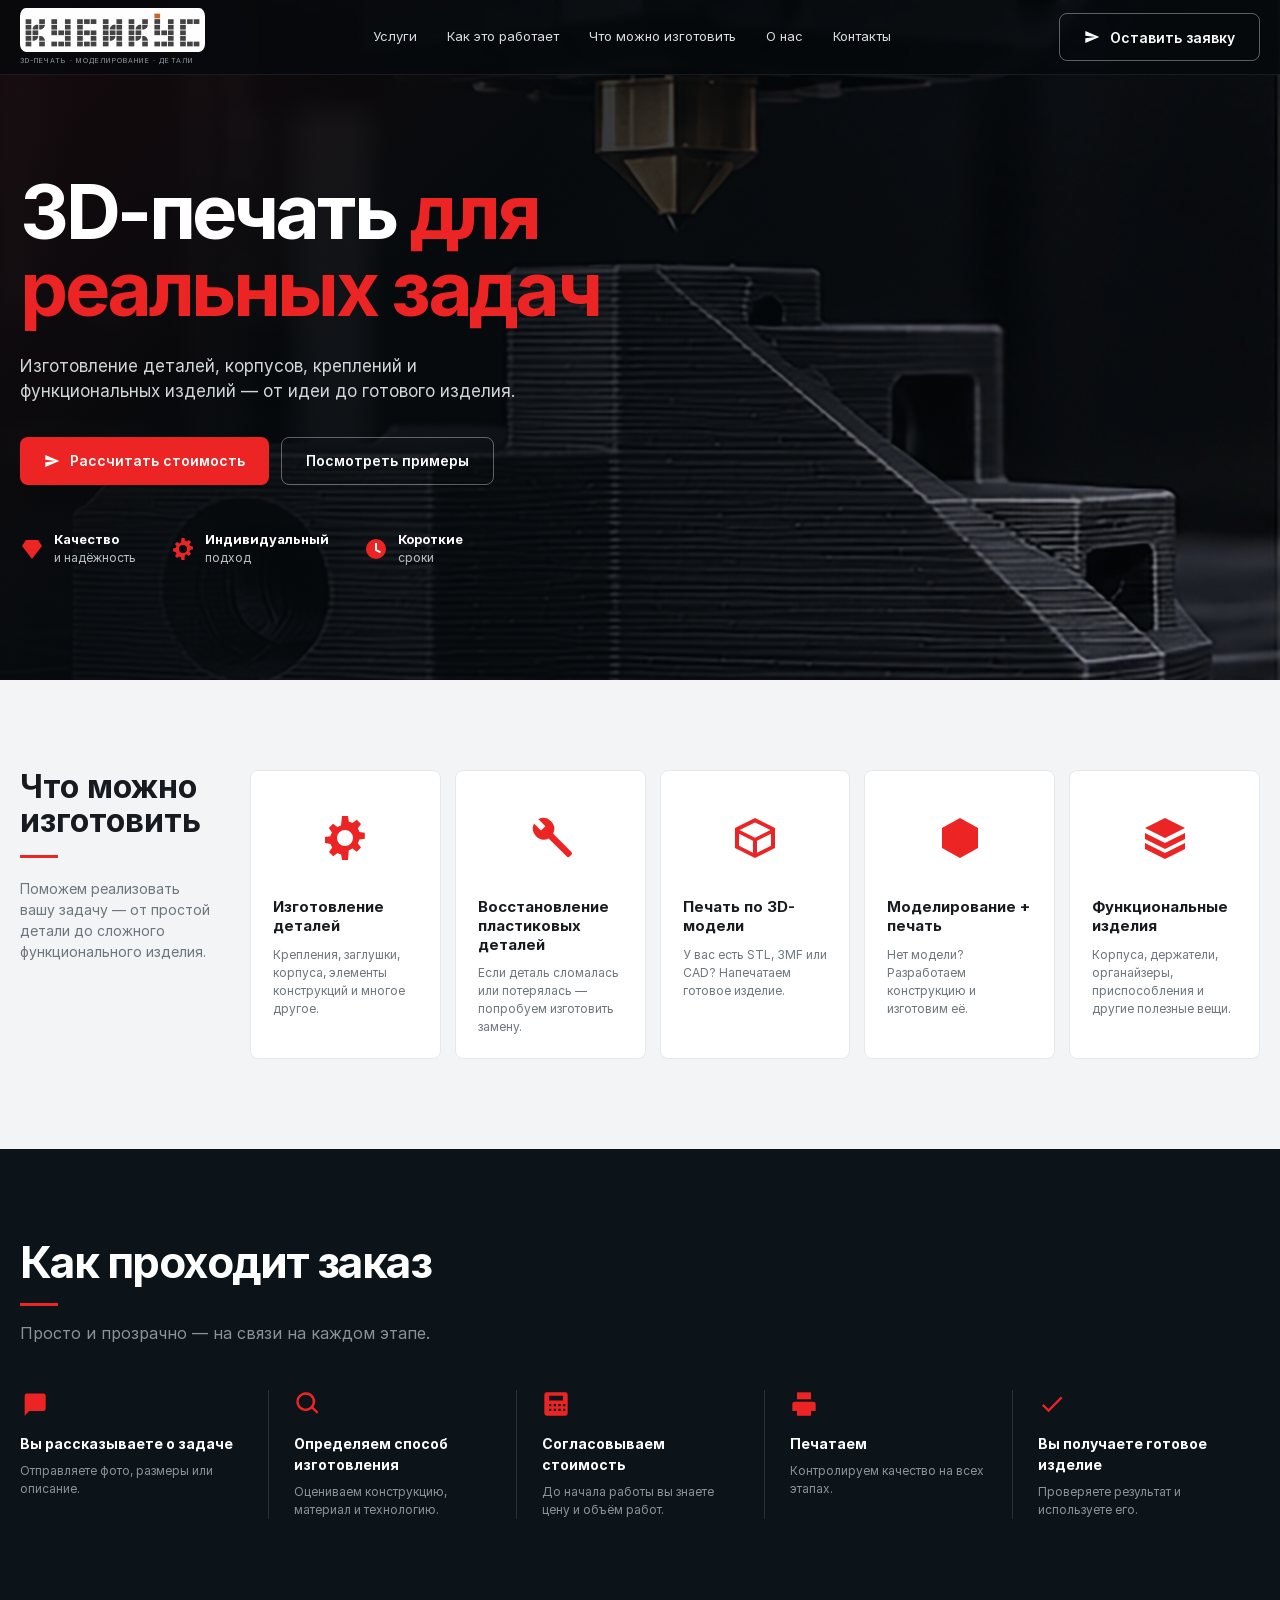
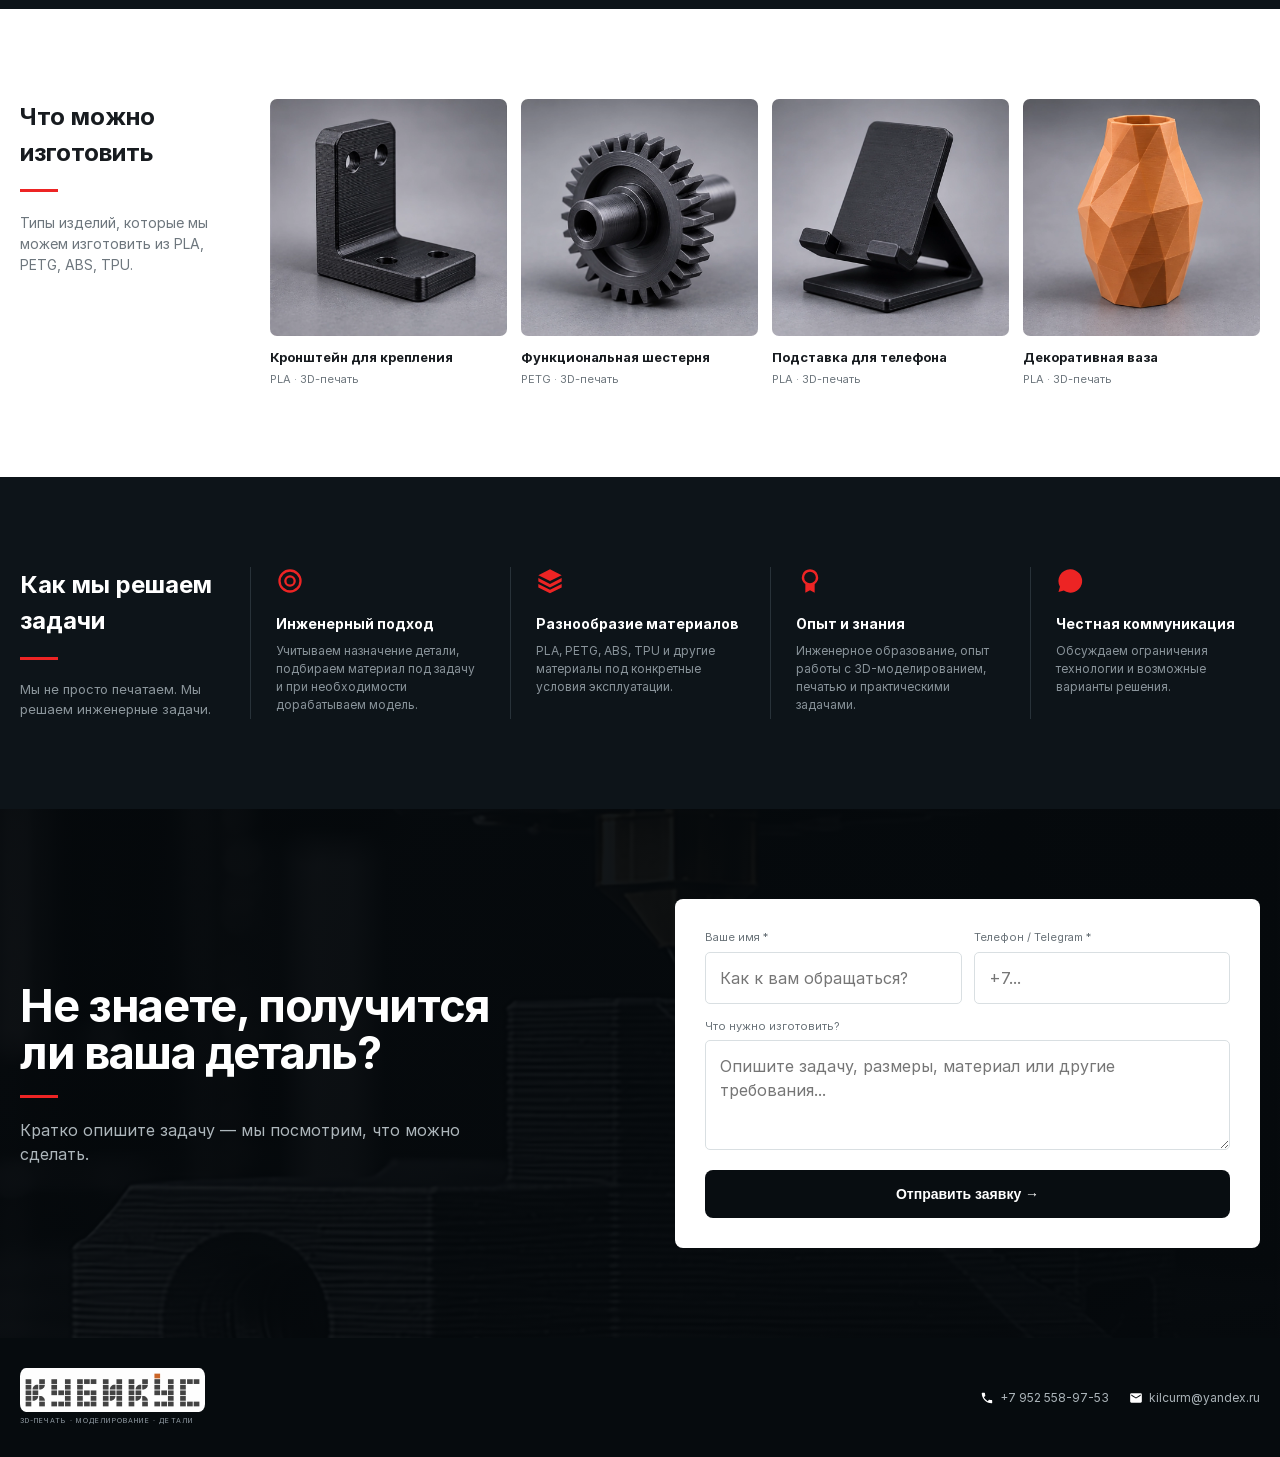
<file: index.html>
<!DOCTYPE html>
<html lang="ru">
<head>
    <meta charset="UTF-8">
    <meta name="viewport" content="width=device-width, initial-scale=1.0">
    

    <title>КУБИКУС — 3D-печать для реальных задач</title>

    <meta
    name="description"
    content="КУБИКУС — 3D-печать, изготовление деталей, восстановление пластиковых деталей, моделирование и функциональные изделия."
    >

    <!-- Open Graph (VK, Telegram) -->
    <meta property="og:type" content="website">
    <meta property="og:title" content="КУБИКУС — 3D-печать для реальных задач">
    <meta property="og:description" content="КУБИКУС — 3D-печать, изготовление деталей, восстановление пластиковых деталей, моделирование и функциональные изделия.">
    <meta property="og:url" content="https://kubicus.ru/">
    <meta property="og:locale" content="ru_RU">
    <meta property="og:image" content="https://kubicus.ru/assets/img/og-image.webp">
    <meta property="og:image:width" content="1200">
    <meta property="og:image:height" content="630">
    <meta property="og:image:alt" content="КУБИКУС — 3D-печать для реальных задач">

    <link rel="icon" type="image/svg+xml" href="/assets/img/favicon.svg">

    <link rel="stylesheet" href="/assets/css/base.css">
    <link rel="stylesheet" href="/assets/css/layout.css">
    <link rel="stylesheet" href="/assets/css/components.css">
    <link rel="stylesheet" href="/assets/css/pages.css">

</head>


<body>


<!-- =========================
        HEADER
========================= -->

<header class="site-header">

    <div class="container header-inner">

        <a href="#" class="logo">
            <img src="/assets/img/logo.svg" alt="КУБИКУС" class="logo-img">
            <span class="logo-subtitle">
                3D-ПЕЧАТЬ · МОДЕЛИРОВАНИЕ · ДЕТАЛИ
            </span>
        </a>

        <button
            class="nav-toggle"
            type="button"
            aria-label="Открыть меню"
            aria-expanded="false"
            aria-controls="mobile-menu"
        >
            <span class="nav-toggle__line"></span>
            <span class="nav-toggle__line"></span>
            <span class="nav-toggle__line"></span>
        </button>


        <nav>
            <a href="#services">Услуги</a>
            <a href="#process">Как это работает</a>
            <a href="#portfolio">Что можно изготовить</a>
            <a href="#advantages">О нас</a>
            <a href="#contact">Контакты</a>
        </nav>


        <a
            href="#contact"
            class="btn btn--outline header-button"
        >
            <svg class="btn-icon" aria-hidden="true"><use href="/assets/img/icons.svg#icon-send"></use></svg>
            Оставить заявку
        </a>

    </div>

</header>


<!-- =========================
        MOBILE MENU (burger, ≤1100px)
========================= -->

<div class="mobile-menu" id="mobile-menu" aria-hidden="true">

    <nav class="mobile-menu__nav">
        <a href="#services">Услуги</a>
        <a href="#process">Как это работает</a>
        <a href="#portfolio">Что можно изготовить</a>
        <a href="#advantages">О нас</a>
        <a href="#contact">Контакты</a>
    </nav>

</div>


<main>

<!-- =========================
        HERO
========================= -->

<section class="hero">

    <div class="container">

        <div class="hero-content">

            <h1>
                3D-печать
                <span>для реальных задач</span>
            </h1>


            <p class="hero-description">
                Изготовление деталей, корпусов, креплений
                и функциональных изделий —
                от идеи до готового изделия.
            </p>


            <div class="hero-buttons">

                <a
                    href="#contact"
                    class="btn btn--red"
                >
                    <svg class="btn-icon" aria-hidden="true"><use href="/assets/img/icons.svg#icon-send"></use></svg>
                    Рассчитать стоимость
                </a>

                <a
                    href="#portfolio"
                    class="btn btn--outline"
                >
                    Посмотреть примеры
                </a>

            </div>


            <div class="hero-features">

                <div class="hero-feature">
                    <span class="feature-icon" aria-hidden="true">
                        <svg><use href="/assets/img/icons.svg#icon-gem"></use></svg>
                    </span>

                    <div>
                        <strong>Качество</strong>
                        и надёжность
                    </div>
                </div>


                <div class="hero-feature">
                    <span class="feature-icon" aria-hidden="true">
                        <svg><use href="/assets/img/icons.svg#icon-cog"></use></svg>
                    </span>

                    <div>
                        <strong>Индивидуальный</strong>
                        подход
                    </div>
                </div>


                <div class="hero-feature">
                    <span class="feature-icon" aria-hidden="true">
                        <svg><use href="/assets/img/icons.svg#icon-clock"></use></svg>
                    </span>

                    <div>
                        <strong>Короткие</strong>
                        сроки
                    </div>
                </div>

            </div>

        </div>

    </div>

</section>



<!-- =========================
        SERVICES
========================= -->

<section
    class="section services"
    id="services"
>

    <div class="container">

        <div class="services-layout">

            <div class="services-intro">

                <h2>
                    Что можно
                    изготовить
                </h2>

                <div class="red-line"></div>

                <p>
                    Поможем реализовать вашу задачу —
                    от простой детали до сложного
                    функционального изделия.
                </p>

            </div>


            <div class="services-grid">

                <article class="service-card">
                    <div class="service-icon" aria-hidden="true">
                        <svg><use href="/assets/img/icons.svg#icon-cog"></use></svg>
                    </div>
                    <h3>Изготовление деталей</h3>
                    <p>
                        Крепления, заглушки,
                        корпуса, элементы
                        конструкций и многое другое.
                    </p>
                </article>

                <article class="service-card">
                    <div class="service-icon" aria-hidden="true">
                        <svg><use href="/assets/img/icons.svg#icon-wrench"></use></svg>
                    </div>
                    <h3>Восстановление пластиковых деталей</h3>
                    <p>
                        Если деталь сломалась
                        или потерялась —
                        попробуем изготовить замену.
                    </p>
                </article>

                <article class="service-card">
                    <div class="service-icon" aria-hidden="true">
                        <svg><use href="/assets/img/icons.svg#icon-box"></use></svg>
                    </div>
                    <h3>Печать по 3D-модели</h3>
                    <p>
                        У вас есть STL, 3MF или CAD?
                        Напечатаем готовое изделие.
                    </p>
                </article>

                <article class="service-card">
                    <div class="service-icon" aria-hidden="true">
                        <svg><use href="/assets/img/icons.svg#icon-hexagon"></use></svg>
                    </div>
                    <h3>Моделирование + печать</h3>
                    <p>
                        Нет модели?
                        Разработаем конструкцию и изготовим её.
                    </p>
                </article>

                <article class="service-card">
                    <div class="service-icon" aria-hidden="true">
                        <svg><use href="/assets/img/icons.svg#icon-layers"></use></svg>
                    </div>
                    <h3>Функциональные изделия</h3>
                    <p>
                        Корпуса, держатели,
                        органайзеры,
                        приспособления и другие
                        полезные вещи.
                    </p>
                </article>

            </div>

        </div>

    </div>

</section>



<!-- =========================
        PROCESS
========================= -->

<section
    class="section process"
    id="process"
>

    <div class="container">

        <div class="section-title">

            <h2>
                Как проходит заказ
            </h2>

            <div class="red-line"></div>

            <p>
                Просто и прозрачно —
                на связи на каждом этапе.
            </p>

        </div>


        <div class="process-grid">

            <div class="process-step">
                <div class="step-icon" aria-hidden="true">
                    <svg><use href="/assets/img/icons.svg#icon-message"></use></svg>
                </div>
                <h3>Вы рассказываете о задаче</h3>
                <p>
                    Отправляете фото,
                    размеры или описание.
                </p>
            </div>

            <div class="process-step">
                <div class="step-icon" aria-hidden="true">
                    <svg><use href="/assets/img/icons.svg#icon-search"></use></svg>
                </div>
                <h3>Определяем способ изготовления</h3>
                <p>
                    Оцениваем конструкцию,
                    материал и технологию.
                </p>
            </div>

            <div class="process-step">
                <div class="step-icon" aria-hidden="true">
                    <svg><use href="/assets/img/icons.svg#icon-calculator"></use></svg>
                </div>
                <h3>Согласовываем стоимость</h3>
                <p>
                    До начала работы вы знаете цену и объём работ.
                </p>
            </div>

            <div class="process-step">
                <div class="step-icon" aria-hidden="true">
                    <svg><use href="/assets/img/icons.svg#icon-printer"></use></svg>
                </div>
                <h3>Печатаем</h3>
                <p>
                    Контролируем качество
                    на всех этапах.
                </p>
            </div>

            <div class="process-step">
                <div class="step-icon" aria-hidden="true">
                    <svg><use href="/assets/img/icons.svg#icon-check"></use></svg>
                </div>
                <h3>Вы получаете готовое изделие</h3>
                <p>
                    Проверяете результат
                    и используете его.
                </p>
            </div>

        </div>

    </div>

</section>



<!-- =========================
        PORTFOLIO
========================= -->

<section
    class="section portfolio"
    id="portfolio"
>

    <div class="container">

        <div class="portfolio-layout">


            <div class="portfolio-intro">

                <h2>
                    Что можно
                    изготовить
                </h2>

                <div class="red-line"></div>

                <p>
                    Типы изделий, которые мы можем
                    изготовить из PLA, PETG, ABS, TPU.
                </p>

            </div>


            <div class="portfolio-grid">


                <article class="portfolio-card">

                    <div class="portfolio-image">
                        <img
                            src="/assets/img/portfolio/work-1.webp"
                            alt="Кронштейн для крепления, напечатанный на 3D-принтере из PLA"
                            width="800"
                            height="800"
                            loading="lazy"
                            decoding="async"
                        >
                    </div>

                    <h3>
                        Кронштейн для крепления
                    </h3>

                    <p>
                        PLA · 3D-печать
                    </p>

                </article>


                <article class="portfolio-card">

                    <div class="portfolio-image">
                        <img
                            src="/assets/img/portfolio/work-2.webp"
                            alt="Функциональная шестерня из PETG, напечатанная на 3D-принтере"
                            width="800"
                            height="800"
                            loading="lazy"
                            decoding="async"
                        >
                    </div>

                    <h3>
                        Функциональная шестерня
                    </h3>

                    <p>
                        PETG · 3D-печать
                    </p>

                </article>


                <article class="portfolio-card">

                    <div class="portfolio-image">
                        <img
                            src="/assets/img/portfolio/work-3.webp"
                            alt="Подставка для телефона, напечатанная на 3D-принтере из PLA"
                            width="800"
                            height="800"
                            loading="lazy"
                            decoding="async"
                        >
                    </div>

                    <h3>
                        Подставка для телефона
                    </h3>

                    <p>
                        PLA · 3D-печать
                    </p>

                </article>


                <article class="portfolio-card">

                    <div class="portfolio-image">
                        <img
                            src="/assets/img/portfolio/work-4.webp"
                            alt="Декоративная ваза, напечатанная на 3D-принтере из PLA"
                            width="800"
                            height="800"
                            loading="lazy"
                            decoding="async"
                        >
                    </div>

                    <h3>
                        Декоративная ваза
                    </h3>

                    <p>
                        PLA · 3D-печать
                    </p>

                </article>


            </div>

        </div>

    </div>

</section>



<!-- =========================
        ADVANTAGES
========================= -->

<section
    class="section advantages"
    id="advantages"
>

    <div class="container">

        <div class="advantages-grid">

            <div class="advantages-intro">
                <h2>
                    Как мы
                    решаем задачи
                </h2>

                <div class="red-line"></div>

                <p>
                    Мы не просто печатаем.
                    Мы решаем инженерные задачи.
                </p>
            </div>

            <article class="advantage">
                <div class="advantage-icon" aria-hidden="true">
                    <svg><use href="/assets/img/icons.svg#icon-target"></use></svg>
                </div>
                <h3>Инженерный подход</h3>
                <p>
                    Учитываем назначение детали,
                    подбираем материал под задачу
                    и при необходимости
                    дорабатываем модель.
                </p>
            </article>

            <article class="advantage">
                <div class="advantage-icon" aria-hidden="true">
                    <svg><use href="/assets/img/icons.svg#icon-layers"></use></svg>
                </div>
                <h3>Разнообразие материалов</h3>
                <p>
                    PLA, PETG, ABS, TPU
                    и другие материалы
                    под конкретные условия
                    эксплуатации.
                </p>
            </article>

            <article class="advantage">
                <div class="advantage-icon" aria-hidden="true">
                    <svg><use href="/assets/img/icons.svg#icon-award"></use></svg>
                </div>
                <h3>Опыт и знания</h3>
                <p>
                    Инженерное образование,
                    опыт работы с 3D-моделированием,
                    печатью и практическими задачами.
                </p>
            </article>

            <article class="advantage">
                <div class="advantage-icon" aria-hidden="true">
                    <svg><use href="/assets/img/icons.svg#icon-message-circle"></use></svg>
                </div>
                <h3>Честная коммуникация</h3>
                <p>
                    Обсуждаем ограничения
                    технологии и возможные
                    варианты решения.
                </p>
            </article>

        </div>

    </div>

</section>



<!-- =========================
        CONTACT
========================= -->

<section
    class="section contact"
    id="contact"
>

    <div class="container">

        <div class="contact-layout">


            <div class="contact-text">

                <h2>
                    Не знаете,
                    получится ли
                    ваша деталь?
                </h2>

                <div class="red-line"></div>

                <p>
                    Кратко опишите задачу — мы посмотрим, что можно сделать.
                </p>

            </div>


            <form
                class="contact-form"
                id="contactForm"
                action="https://formspree.io/f/mkjrgroy"
                method="POST"
            >

                <div class="form-row">

                    <div class="form-group">

                        <label for="name">
                            Ваше имя *
                        </label>

                        <input
                            type="text"
                            id="name"
                            name="name"
                            autocomplete="name"
                            placeholder="Как к вам обращаться?"
                            required
                        >

                    </div>


                    <div class="form-group">

                        <label for="contact-field">
                            Телефон / Telegram *
                        </label>

                        <input
                            type="text"
                            id="contact-field"
                            name="contact"
                            autocomplete="tel"
                            placeholder="+7..."
                            required
                        >

                    </div>

                </div>


                <div class="form-group">

                    <label for="message">
                        Что нужно изготовить?
                    </label>

                    <textarea
                        id="message"
                        name="message"
                        placeholder="Опишите задачу, размеры, материал или другие требования..."
                    ></textarea>

                </div>


                <button
                    type="submit"
                    class="btn btn--dark form-submit"
                    aria-live="polite"
                >
                    Отправить заявку →
                </button>

            </form>


        </div>

    </div>

</section>


</main>


<!-- =========================
        FOOTER
========================= -->

<footer class="site-footer">

    <div class="container footer-inner">


        <a href="#" class="logo">
            <img src="/assets/img/logo.svg" alt="КУБИКУС" class="logo-img">
            <span class="logo-subtitle">
                3D-ПЕЧАТЬ · МОДЕЛИРОВАНИЕ · ДЕТАЛИ
            </span>
        </a>


        <div class="footer-contacts">

            <span>
                <svg aria-hidden="true"><use href="/assets/img/icons.svg#icon-phone"></use></svg>
                <a href="tel:+79525589753">+7 952 558-97-53</a>
            </span>

            <span>
                <svg aria-hidden="true"><use href="/assets/img/icons.svg#icon-mail"></use></svg>
                <a href="mailto:kilcurm@yandex.ru">kilcurm@yandex.ru</a>
            </span>

        </div>


    </div>

</footer>


<script src="/assets/js/nav.js" defer></script>
<script src="/assets/js/form.js" defer></script>
<script src="/assets/js/burger.js" defer></script>


</body>
</html>
</file>
<file: assets/css/base.css>
/* =========================
   BASE — reset, токены, базовая типографика
========================= */

@font-face {
    font-family: 'Inter';
    font-style: normal;
    font-weight: 400;
    font-display: swap;
    src: url('/assets/fonts/inter-400.woff2') format('woff2');
}

@font-face {
    font-family: 'Inter';
    font-style: normal;
    font-weight: 500;
    font-display: swap;
    src: url('/assets/fonts/inter-500.woff2') format('woff2');
}

@font-face {
    font-family: 'Inter';
    font-style: normal;
    font-weight: 600;
    font-display: swap;
    src: url('/assets/fonts/inter-600.woff2') format('woff2');
}

@font-face {
    font-family: 'Inter';
    font-style: normal;
    font-weight: 700;
    font-display: swap;
    src: url('/assets/fonts/inter-700.woff2') format('woff2');
}

@font-face {
    font-family: 'Inter';
    font-style: normal;
    font-weight: 800;
    font-display: swap;
    src: url('/assets/fonts/inter-800.woff2') format('woff2');
}

:root {
    /* Палитра (как в прототипе) */
    --black: #080d11;
    --dark: #0d1419;
    --dark-2: #111a20;

    --white: #ffffff;
    --text: #171b1f;
    --gray: #6d767d;
    --light: #f2f4f5;

    --red: #ed2424;
    --red-dark: #c91818;
    --green: #2ea043;

    --border: #dfe3e6;

    /* Сетка */
    --container: 1240px;

    /* Отступы */
    --space-1: 4px;
    --space-2: 8px;
    --space-3: 12px;
    --space-4: 16px;
    --space-5: 24px;
    --space-6: 32px;
    --space-7: 48px;
    --space-8: 64px;

    /* Радиусы */
    --radius-sm: 4px;
    --radius-md: 8px;
    --radius-lg: 12px;

    /* Тени */
    --shadow-sm: 0 4px 12px rgba(0, 0, 0, .06);
    --shadow-md: 0 15px 35px rgba(0, 0, 0, .08);
}

* {
    box-sizing: border-box;
    margin: 0;
    padding: 0;
}

html {
    scroll-behavior: smooth;
}

body {
    font-family: "Inter", sans-serif;
    color: var(--text);
    background: var(--white);
    line-height: 1.5;
}

a {
    color: inherit;
    text-decoration: none;
}

img {
    display: block;
    max-width: 100%;
}
</file>
<file: assets/css/layout.css>
/* LAYOUT — сетка, секции, заголовки секций */

.container {
    width: min(var(--container), calc(100% - 40px));
    margin: 0 auto;
}

.section {
    padding: 90px 0;
}

.section-title {
    margin-bottom: 45px;
}

.section-title h2 {
    font-size: clamp(30px, 4vw, 44px);
    line-height: 1.05;
    letter-spacing: -.035em;
}

.section-title p {
    max-width: 550px;
    margin-top: 15px;
    color: var(--gray);
}

.red-line {
    width: 38px;
    height: 3px;
    margin-top: 18px;
    background: var(--red);
}

/* ---------- Адаптив ---------- */

@media (max-width: 700px) {

    .container {
        width: min(100% - 30px, var(--container));
    }

    .section {
        padding: 48px 0;
    }

    .section-title {
        margin-bottom: 32px;
    }

}

@media (max-width: 450px) {

    .section {
        padding: 36px 0;
    }

    .section-title {
        margin-bottom: 24px;
    }

}
</file>
<file: assets/css/components.css>
/* =========================
   КОМПОНЕНТЫ
========================= */

/* ---------- Кнопки ---------- */

.btn {
    display: inline-flex;
    align-items: center;
    justify-content: center;
    gap: 10px;

    min-height: 48px;
    padding: 0 var(--space-5);

    border-radius: var(--radius-md);

    font-size: 14px;
    font-weight: 600;

    cursor: pointer;
    border: none;

    transition:
        transform .2s ease,
        background .2s ease,
        border-color .2s ease;
}

.btn:hover {
    transform: translateY(-2px);
}

.btn--red {
    color: white;
    background: var(--red);
}

.btn--red:hover {
    background: var(--red-dark);
}

.btn--outline {
    color: white;
    background: transparent;
    border: 1px solid rgba(255, 255, 255, .35);
}

.btn--outline:hover {
    border-color: white;
}

.btn--dark {
    background: var(--black);
    color: white;
}

.btn-icon {
    width: 16px;
    height: 16px;
    flex-shrink: 0;
}


/* ---------- Header ---------- */

.site-header {
    position: absolute;
    z-index: 10;
    top: 0;
    left: 0;
    right: 0;

    border-bottom: 1px solid rgba(255, 255, 255, .08);

    background: rgba(5, 9, 12, .72);
    backdrop-filter: blur(4px);
    -webkit-backdrop-filter: blur(4px);
}

.header-inner {
    height: 74px;

    display: flex;
    align-items: center;
    justify-content: space-between;
    gap: 30px;
}

.logo {
    display: flex;
    flex-direction: column;
    align-items: flex-start;
    gap: 4px;
    color: white;
}

.logo-img {
    height: 44px;
    width: auto;
    display: block;
}

.logo-subtitle {
    display: block;
    font-size: 7px;
    letter-spacing: .15em;
    color: #879199;
}

nav {
    display: flex;
    align-items: center;
    gap: 30px;

    color: #d7dde0;
    font-size: 13px;
}

nav a {
    transition: color .2s ease;
}

nav a:hover {
    color: white;
}

.header-button {
    white-space: nowrap;
}


/* ---------- Burger (≤1100px) ---------- */

.nav-toggle {
    display: none;
    width: 44px;
    height: 44px;

    flex-direction: column;
    align-items: center;
    justify-content: center;
    gap: 5px;

    padding: 0;
    background: none;
    border: none;
    cursor: pointer;
}

.nav-toggle__line {
    display: block;
    width: 22px;
    height: 2px;

    background: var(--white);
    border-radius: var(--radius-sm);

    transition: transform .2s ease, opacity .2s ease;
}

.nav-toggle[aria-expanded="true"] .nav-toggle__line:nth-child(1) {
    transform: translateY(7px) rotate(45deg);
}

.nav-toggle[aria-expanded="true"] .nav-toggle__line:nth-child(2) {
    opacity: 0;
}

.nav-toggle[aria-expanded="true"] .nav-toggle__line:nth-child(3) {
    transform: translateY(-7px) rotate(-45deg);
}

.mobile-menu {
    visibility: hidden;
    max-height: 0;
    overflow: hidden;
    position: absolute;
    top: 74px;
    left: 0;
    right: 0;
    z-index: 9;

    background: var(--dark);
    transform: translateY(-10px);
    opacity: 0;

    transition:
        opacity .2s ease,
        transform .2s ease,
        max-height .25s ease,
        visibility 0s .25s;
}

.mobile-menu.is-open {
    visibility: visible;
    max-height: 100vh;
    transform: translateY(0);
    opacity: 1;

    transition:
        opacity .2s ease,
        transform .2s ease,
        max-height .25s ease,
        visibility 0s 0s;
}

.mobile-menu__nav {
    display: flex;
    flex-direction: column;
    gap: 0; /* перебиваем nav { gap: 30px } */
}

.mobile-menu__nav a {
    display: block;
    padding: var(--space-4);
    color: #d7dde0;
    font-size: 16px;

    border-bottom: 1px solid rgba(255, 255, 255, .08);
}

.mobile-menu__nav a:last-child {
    border-bottom: none;
}


/* ---------- Hero ---------- */

.hero {
    min-height: 680px;

    display: flex;
    align-items: center;

    position: relative;

    color: white;

    background:
        linear-gradient(
            90deg,
            rgba(5, 9, 12, .97) 0%,
            rgba(5, 9, 12, .85) 42%,
            rgba(5, 9, 12, .30) 100%
        ),
        url("/assets/img/hero/hero.webp") center / cover no-repeat;

    overflow: hidden;
}

.hero::after {
    content: "";

    position: absolute;
    inset: 0;

    background:
        linear-gradient(
            135deg,
            rgba(237, 36, 36, .08),
            transparent 35%
        );

    pointer-events: none;
}

.hero-content {
    position: relative;
    z-index: 1;

    max-width: 650px;

    padding-top: 60px;
}

.hero h1 {
    font-size: clamp(44px, 6vw, 76px);
    line-height: 1.02;

    letter-spacing: -.045em;

    margin-bottom: 26px;
}

.hero h1 span {
    color: var(--red);
}

.hero-description {
    max-width: 500px;

    margin-bottom: var(--space-6);

    color: #d0d6d9;
    font-size: 17px;
}

.hero-buttons {
    display: flex;
    gap: var(--space-3);
    flex-wrap: wrap;
}

.hero-features {
    display: flex;
    gap: 35px;

    margin-top: 45px;
}

.hero-feature {
    display: flex;
    align-items: center;
    gap: 10px;

    color: #b9c1c5;
    font-size: 12px;
}

.hero-feature strong {
    display: block;
    color: white;
    font-size: 13px;
}

.feature-icon {
    font-size: 25px;
}

.feature-icon svg {
    width: 24px;
    height: 24px;
    display: block;
}

/* ---------- Services ---------- */

.services {
    background: var(--light);
}

.services-layout {
    display: grid;
    grid-template-columns: 190px 1fr;
    gap: 40px;
}

.services-intro h2 {
    font-size: 32px;
    line-height: 1.05;
}

.services-intro p {
    margin-top: 20px;

    color: var(--gray);
    font-size: 14px;
}

.services-grid {
    display: grid;
    grid-template-columns: repeat(5, 1fr);
    gap: 14px;
}

.service-card {
    min-height: 270px;

    padding: 22px;

    background: white;
    border: 1px solid #e6e9eb;
    border-radius: var(--radius-md);

    transition:
        transform .25s ease,
        box-shadow .25s ease;
}

.service-card:hover {
    transform: translateY(-6px);

    box-shadow: var(--shadow-md);
}

.service-icon {
    height: 90px;

    display: flex;
    align-items: center;
    justify-content: center;

    margin-bottom: 15px;
}

.service-icon svg {
    width: 48px;
    height: 48px;
    display: block;
}

.service-card h3 {
    margin-bottom: 10px;

    font-size: 15px;
    line-height: 1.25;
}

.service-card p {
    color: var(--gray);
    font-size: 12px;
}


/* ---------- Process ---------- */

.process {
    background: var(--dark);
    color: white;
}

.process .section-title p {
    color: #89939a;
}

.process-grid {
    display: grid;
    grid-template-columns: repeat(5, 1fr);
}

.process-step {
    position: relative;

    padding: 0 25px;

    border-left: 1px solid #283239;
}

.process-step:first-child {
    border-left: none;
    padding-left: 0;
}

.step-number {
    width: 32px;
    height: 32px;

    display: grid;
    place-items: center;

    margin-bottom: 16px;

    border: 1px solid var(--red);
    border-radius: 50%;

    color: var(--red);
    font-size: 13px;
    font-weight: 600;
}

.step-icon {
    margin-bottom: 15px;
}

.step-icon svg {
    width: 28px;
    height: 28px;
    display: block;
}

.process-step h3 {
    font-size: 14px;
    margin-bottom: var(--space-2);
}

.process-step p {
    color: #89939a;
    font-size: 12px;
}


/* ---------- Portfolio ---------- */

.portfolio {
    background: white;
}

.portfolio-layout {
    display: grid;
    grid-template-columns: 210px 1fr;
    gap: 40px;
}

.portfolio-intro p {
    margin: 20px 0;

    color: var(--gray);
    font-size: 14px;
}

.portfolio-grid {
    display: grid;
    grid-template-columns: repeat(4, 1fr);
    gap: 14px;
}

.portfolio-card {
    overflow: hidden;
}

.portfolio-image {
    aspect-ratio: 1 / 1;

    overflow: hidden;

    border-radius: 7px;

    background: #e9ecee;
}

.portfolio-image img {
    width: 100%;
    height: 100%;

    object-fit: cover;

    transition: transform .4s ease;
}

.portfolio-card:hover img {
    transform: scale(1.05);
}

.portfolio-card h3 {
    margin-top: var(--space-3);

    font-size: 13px;
}

.portfolio-card p {
    margin-top: 3px;

    color: var(--gray);
    font-size: 11px;
}


/* ---------- Advantages ---------- */

.advantages {
    background: var(--dark);
    color: white;
}

.advantages-grid {
    display: grid;
    grid-template-columns: 200px repeat(4, 1fr);
    gap: 30px;
}

.advantages-intro p {
    margin-top: 20px;

    color: #8b959b;
    font-size: 13px;
}

.advantage {
    padding-left: 25px;

    border-left: 1px solid #283239;
}

.advantage-icon {
    margin-bottom: 18px;
}

.advantage-icon svg {
    width: 28px;
    height: 28px;
    display: block;
}

.advantage h3 {
    margin-bottom: var(--space-2);

    font-size: 14px;
}

.advantage p {
    color: #89939a;
    font-size: 12px;
}


/* ---------- Contact ---------- */

.contact {
    position: relative;

    color: white;

    background:
        linear-gradient(
            90deg,
            rgba(5, 9, 12, .92),
            rgba(5, 9, 12, .98)
        ),
        url("/assets/img/hero/hero.webp") center / cover;
}

.contact-layout {
    display: grid;
    grid-template-columns: 1fr 1fr;
    gap: 70px;

    align-items: center;
}

.contact-text h2 {
    max-width: 500px;

    font-size: clamp(30px, 4vw, 45px);
    line-height: 1.05;

    letter-spacing: -.03em;
}

.contact-text p {
    max-width: 480px;

    margin-top: 20px;

    color: #aeb7bc;
}


/* ---------- Form ---------- */

.contact-form {
    padding: 30px;

    background: white;
    color: var(--text);

    border-radius: var(--radius-md);
}

.form-row {
    display: grid;
    grid-template-columns: 1fr 1fr;
    gap: var(--space-3);
}

.form-group {
    margin-bottom: 14px;
}

.form-group label {
    display: block;

    margin-bottom: 6px;

    color: #697278;
    font-size: 11px;
}

input,
textarea {
    width: 100%;

    padding: 13px 14px;

    border: 1px solid #d9dfe2;
    border-radius: 5px;

    outline: none;

    font: inherit;
    font-size: 16px; /* ≥16px — иначе iOS Safari зумит страницу при фокусе */
}

input:focus,
textarea:focus {
    border-color: var(--red);
}

textarea {
    min-height: 110px;
    resize: vertical;
}

.file-label {
    display: flex;
    align-items: center;
    gap: var(--space-2);

    padding: 10px 0;

    color: #687278;
    font-size: 12px;

    cursor: pointer;
}

.file-label input {
    display: none;
}

.form-submit {
    width: 100%;
}

.form-submit.is-success {
    background: var(--green);
}

.form-submit.is-error {
    background: var(--red);
}

.btn:disabled {
    cursor: not-allowed;
}

.btn:disabled:hover {
    transform: none;
}


/* ---------- Footer ---------- */

.site-footer {
    background: #060b0e;
    color: white;

    padding: 30px 0;
}

.footer-inner {
    display: flex;
    align-items: center;
    justify-content: space-between;
    gap: 30px;
}

.footer-contacts {
    display: flex;
    gap: 20px;

    color: #aab3b8;
    font-size: 12px;
}

.footer-contacts span {
    display: inline-flex;
    align-items: center;
    gap: 6px;

    min-height: 44px; /* tap target */
}

.footer-contacts svg {
    width: 14px;
    height: 14px;
    display: block;
    flex-shrink: 0;
}


/* =========================
   АДАПТИВ
========================= */

@media (max-width: 1100px) {

    nav {
        display: none;
    }

    .header-inner {
        position: relative;
        padding-right: var(--space-8); /* увеличено до 64px, чтобы бургер не наезжал на CTA */
    }

    .nav-toggle {
        display: flex;
        position: absolute;
        right: var(--space-3);
        top: 50%;
        transform: translateY(-50%);
    }

    .services-grid {
        grid-template-columns: repeat(3, 1fr);
    }

    .services-layout {
        grid-template-columns: 1fr;
    }

    .portfolio-grid {
        grid-template-columns: repeat(2, 1fr);
    }

    .advantages-grid {
        grid-template-columns: repeat(2, 1fr);
    }

    .advantages-intro {
        grid-column: span 2;
    }

    .process-grid {
        grid-template-columns: repeat(3, 1fr);
        gap: 30px;
    }

    .process-step,
    .process-step:first-child {
        border-left: none;
        padding: 0;
    }

}


@media (max-width: 700px) {

    .header-button {
        display: none;
    }

    .header-inner {
        justify-content: center;
        position: relative; /* заложить место для burger-кнопки справа (сессия 7) */
        padding-right: 0; /* CTA здесь скрыт, логотип центрируется без отступа */
    }

    .hero {
        min-height: min(700px, 100vh);

        background-position: 65% center;
    }

    .hero-content {
        padding-top: 50px;
    }

    .hero h1 {
        font-size: 48px;
    }

    .hero-description {
        font-size: 15px;
    }

    .hero-features {
        display: grid;
        grid-template-columns: 1fr;
        gap: 15px;
    }

    .services-layout,
    .portfolio-layout {
        grid-template-columns: 1fr;
    }

    .services-grid {
        grid-template-columns: repeat(2, 1fr);
    }

    .service-card {
        min-height: auto;
    }

    .process-grid {
        grid-template-columns: 1fr;
    }

    .process-step,
    .process-step:first-child {
        border-left: none;
        border-top: 1px solid #283239;

        padding: 25px 0;

        min-height: auto;
    }

    .advantages-grid {
        grid-template-columns: 1fr;
    }

    .advantages-intro {
        grid-column: auto;
    }

    .advantage {
        border-left: none;
        border-top: 1px solid #283239;

        padding: 25px 0;
    }

    .contact-layout {
        grid-template-columns: 1fr;
        gap: 40px;
    }

    .form-row {
        grid-template-columns: 1fr;
    }

    .footer-inner {
        flex-direction: column;
        align-items: center;
        text-align: center;
    }

    .footer-contacts {
        flex-direction: column;
        gap: 10px;
    }

}


@media (max-width: 450px) {

    .services-grid,
    .portfolio-grid {
        grid-template-columns: 1fr;
        gap: 8px;
    }

    .hero h1 {
        font-size: clamp(28px, 11vw, 42px);
    }

    .hero-buttons {
        flex-direction: column;
        align-items: stretch;
    }

}
</file>
<file: assets/css/pages.css>
/* PAGES — переопределения под конкретные страницы
   Пока пусто */
</file>
